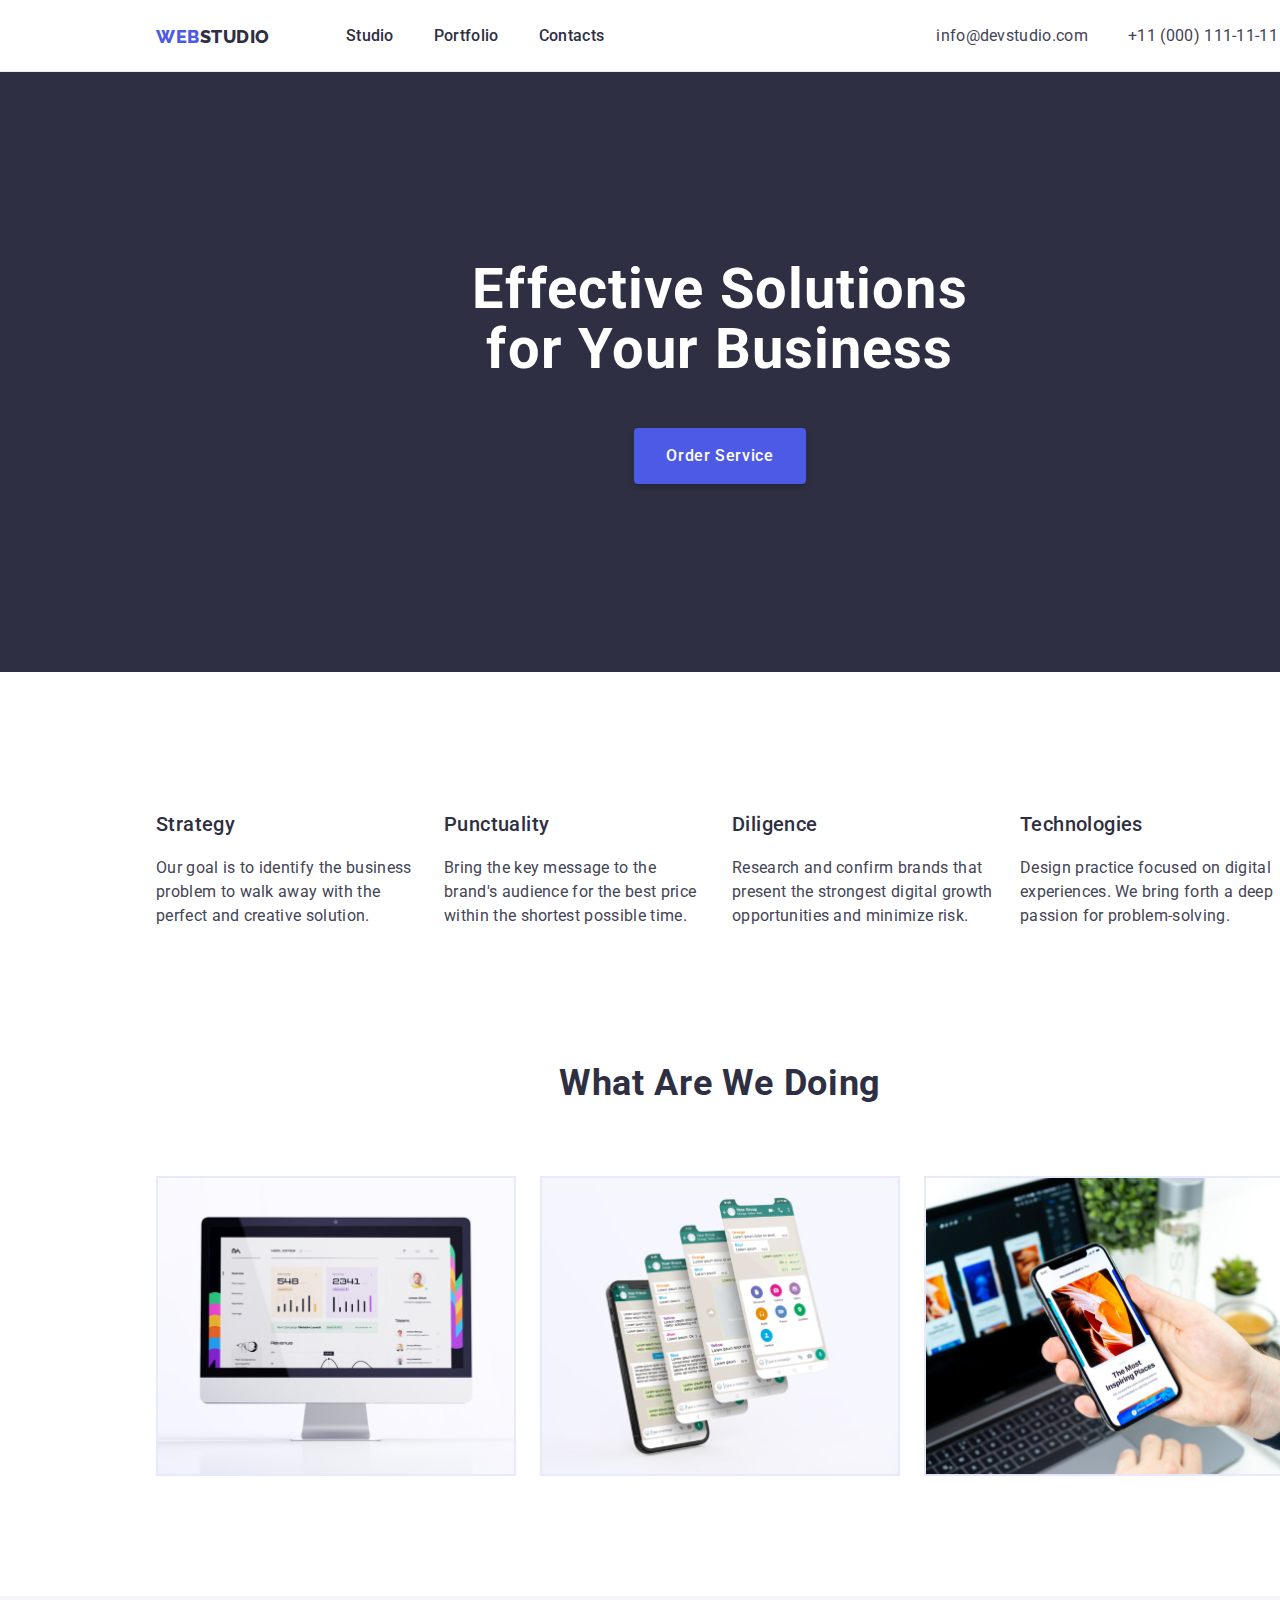
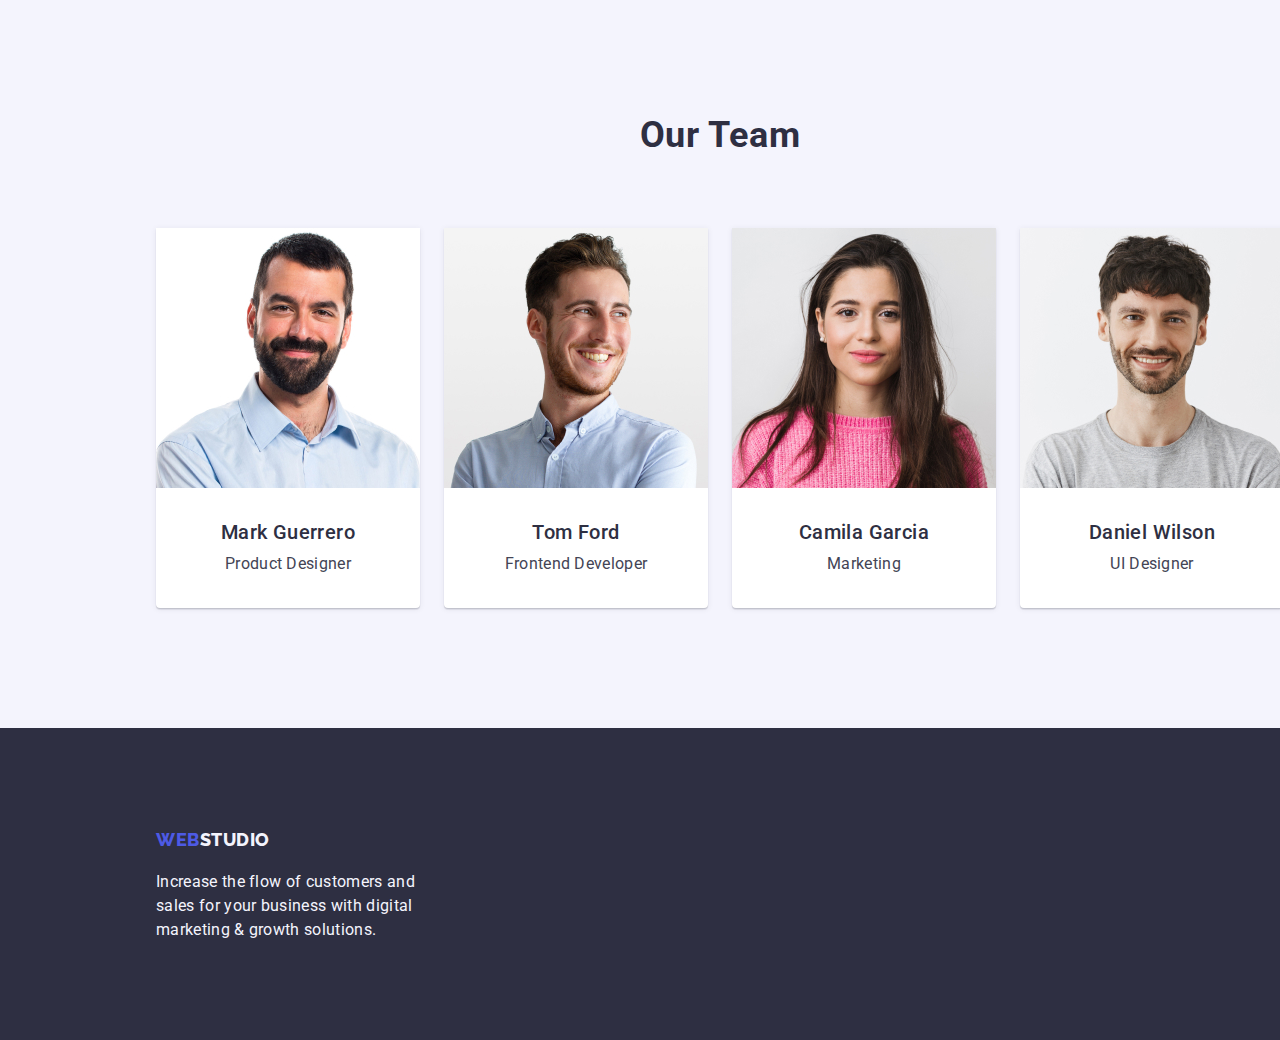
<file: index.html>
<!DOCTYPE html>
<html lang="en">
	<head>
		<meta charset="UTF-8" />
		<meta name="viewport" content="width=device-width, initial-scale=1.0" />
		<title>Studio</title>
		<link
			rel="stylesheet"
			href="https://cdnjs.cloudflare.com/ajax/libs/modern-normalize/2.0.0/modern-normalize.min.css"
		/>
		<link rel="stylesheet" href="./css/styles.css" />
		<link
			href="https://fonts.googleapis.com/css2?family=Raleway:wght@800&family=Roboto:wght@400;500;700;900&display=swap"
			rel="stylesheet"
		/>
	</head>
	<body>
		<header class="main-header">
			<div class="container header-container">
				<!-- Logo and navbar -->
				<nav class="nav-section">
					<a href="index.html" class="header-logo"
						>WEB<span class="header-studio">STUDIO</span></a
					>
					<ul class="menu-nav-list">
						<li class="menu-item">
							<a href="#" class="menu-link">Studio</a>
						</li>
						<li class="menu-item">
							<a href="portfolio.html" class="menu-link">Portfolio</a>
						</li>
						<li class="menu-item">
							<a href="#" class="menu-link">Contacts</a>
						</li>
					</ul>
				</nav>

				<!-- Contacts -->
				<address class="address-section">
					<ul class="contact-list">
						<li class="contact-item">
							<a href="mailto:info@devstudio.com" class="contact"
								>info@devstudio.com</a
							>
						</li>
						<li class="contact-item">
							<a href="tel:+11(000)111-11-11" class="contact"
								>+11 (000) 111-11-11</a
							>
						</li>
					</ul>
				</address>
			</div>
		</header>

		<main>
			<!-- Hero Section -->
			<section class="hero-section">
				<h1 class="hero-heading">
					Effective Solutions <br />for Your Business
				</h1>
				<button class="hero-button" type="button">Order Service</button>
			</section>

			<!-- Section 1 -->
			<section class="section">
				<div class="container container-block">
					<h2 hidden>Feature</h2>
					<ul class="features-list">
						<li class="feature">
							<h3 class="features-subheading">Strategy</h3>
							<p>
								Our goal is to identify the business problem to walk away with
								the perfect and creative solution.
							</p>
						</li>

						<li class="feature">
							<h3 class="features-subheading">Punctuality</h3>
							<p>
								Bring the key message to the brand's audience for the best price
								within the shortest possible time.
							</p>
						</li>

						<li class="feature">
							<h3 class="features-subheading">Diligence</h3>
							<p>
								Research and confirm brands that present the strongest digital
								growth opportunities and minimize risk.
							</p>
						</li>

						<li class="feature">
							<h3 class="features-subheading">Technologies</h3>
							<p>
								Design practice focused on digital experiences. We bring forth a
								deep passion for problem-solving.
							</p>
						</li>
					</ul>
				</div>
			</section>

			<!-- Section 2 -->
			<section class="section service-section">
				<div class="container">
					<h2 class="service-section-heading">What are we doing</h2>
					<!-- <div class="container"> -->
					<ul class="services-list">
						<li class="service-item">
							<img
								src="./images/section-2-img/img1.jpg"
								alt="a desktop monitor"
								width="360"
							/>
						</li>
						<li class="service-item">
							<img
								src="./images/section-2-img/img2.jpg"
								alt="mobile phone screen"
								width="360"
							/>
						</li>
						<li class="service-item">
							<img
								src="./images/section-2-img/img3.jpg"
								alt="man holding mobile phone"
								width="360"
							/>
						</li>
					</ul>
				</div>
			</section>

			<!-- Section 3 -->
			<section class="section team-section">
				<div class="container bg-container">
					<h2 class="team-section-heading">Our Team</h2>
					<ul class="team-card-list">
						<li class="team-card">
							<img
								src="./images/section-3-img/profilepic1.jpg"
								class="profile-picture"
								alt="profile picture of man in blue attire"
								width="264"
							/>
							<div class="card-content">
								<h3 class="team-member">Mark Guerrero</h3>
								<p class="job-title">Product Designer</p>
							</div>
						</li>
						<li class="team-card">
							<img
								src="./images/section-3-img/profilepic2.jpg"
								class="profile-picture"
								alt="profile picture of man smiling"
								width="264"
							/>
							<div class="card-content">
								<h3 class="team-member">Tom Ford</h3>
								<p class="job-title">Frontend Developer</p>
							</div>
						</li>
						<li class="team-card">
							<img
								src="./images/section-3-img/profilepic3.jpg"
								alt="female picture"
								class="profile-picture"
								width="264"
							/>
							<div class="card-content">
								<h3 class="team-member">Camila Garcia</h3>
								<p class="job-title">Marketing</p>
							</div>
						</li>
						<li class="team-card">
							<img
								src="./images/section-3-img/profilepic4.jpg"
								alt="profile picture of a man in grey shirt"
								class="profile-picture"
								width="264"
							/>
							<div class="card-content">
								<h3 class="team-member">Daniel Wilson</h3>
								<p class="job-title">UI Designer</p>
							</div>
						</li>
					</ul>
				</div>
			</section>
		</main>

		<!-- Footer -->
		<footer class="footer-section">
			<div class="footer-container">
				<a href="index.html" class="footer-logo"
					>WEB<span class="footer-studio">STUDIO</span>
				</a>
				<p class="tagline">
					Increase the flow of customers and <br />
					sales for your business with digital <br />
					marketing & growth solutions.
				</p>
			</div>
		</footer>
	</body>
</html>
</file>
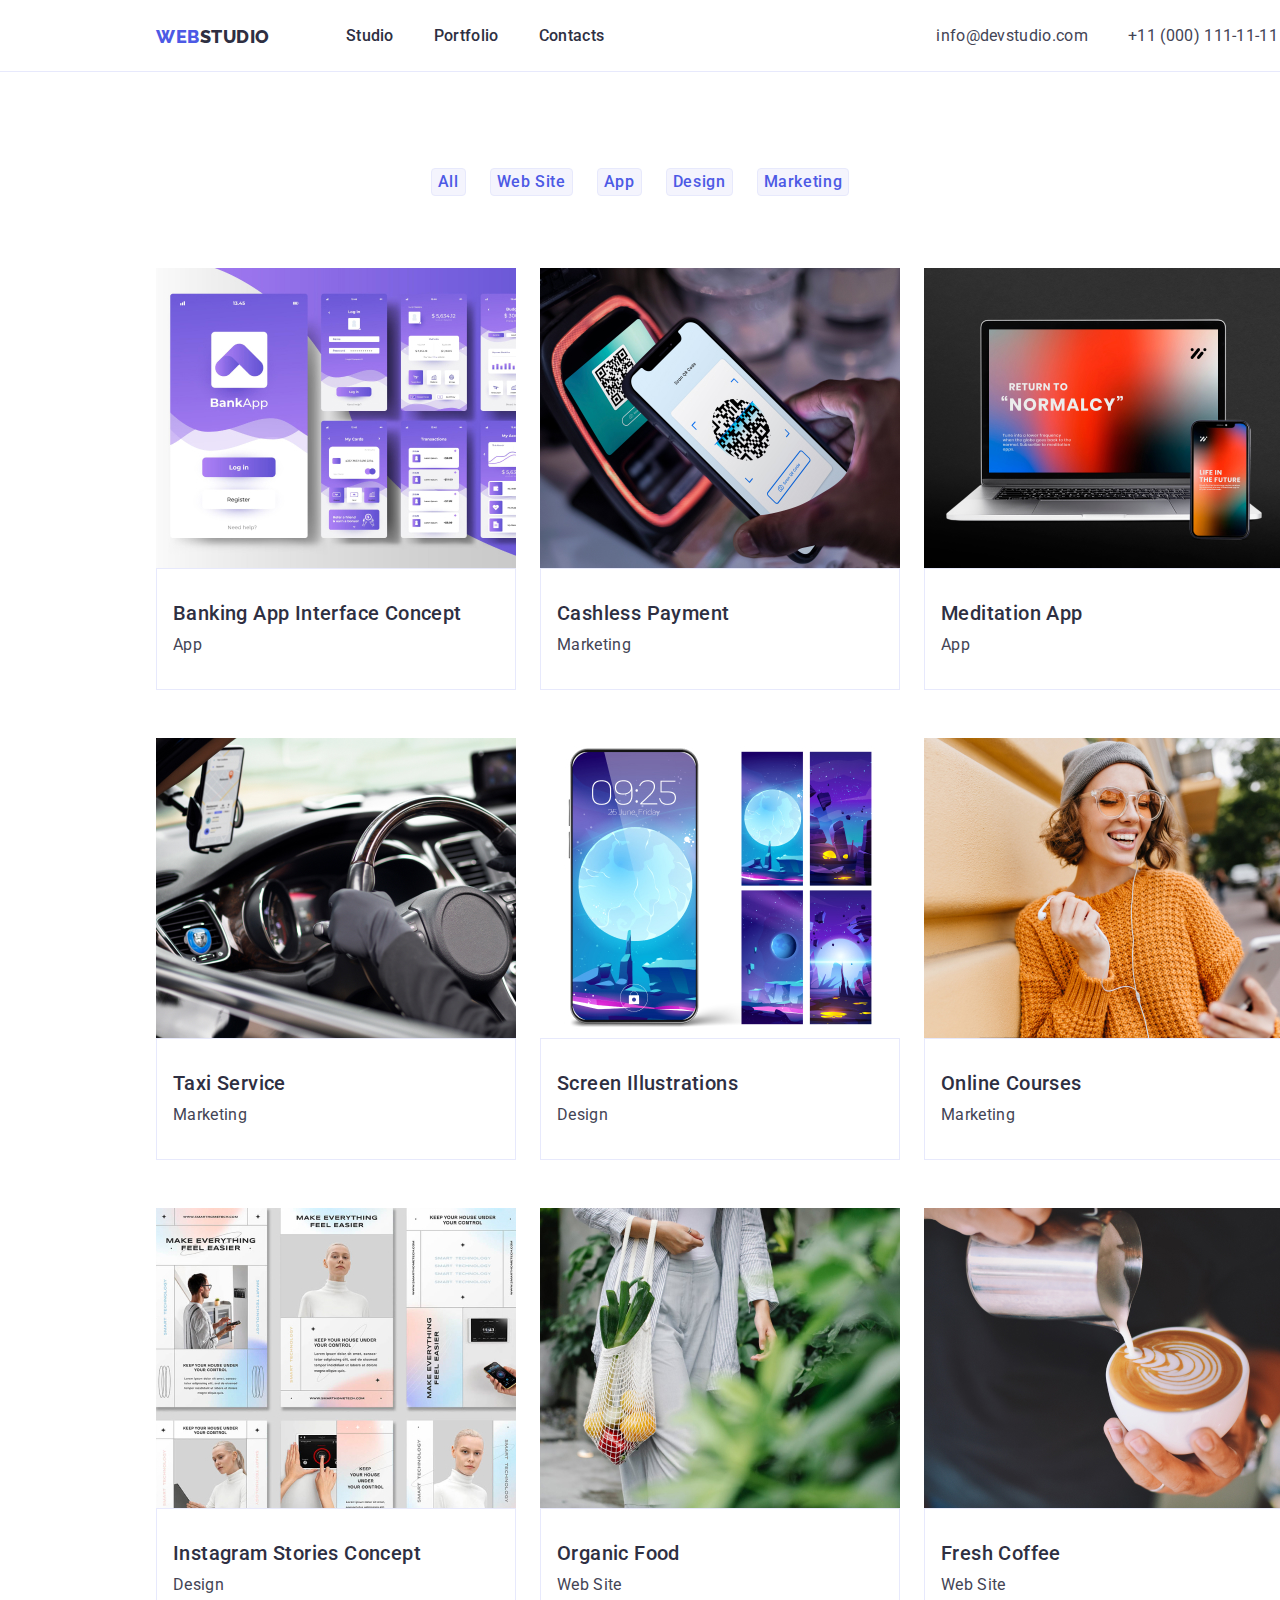
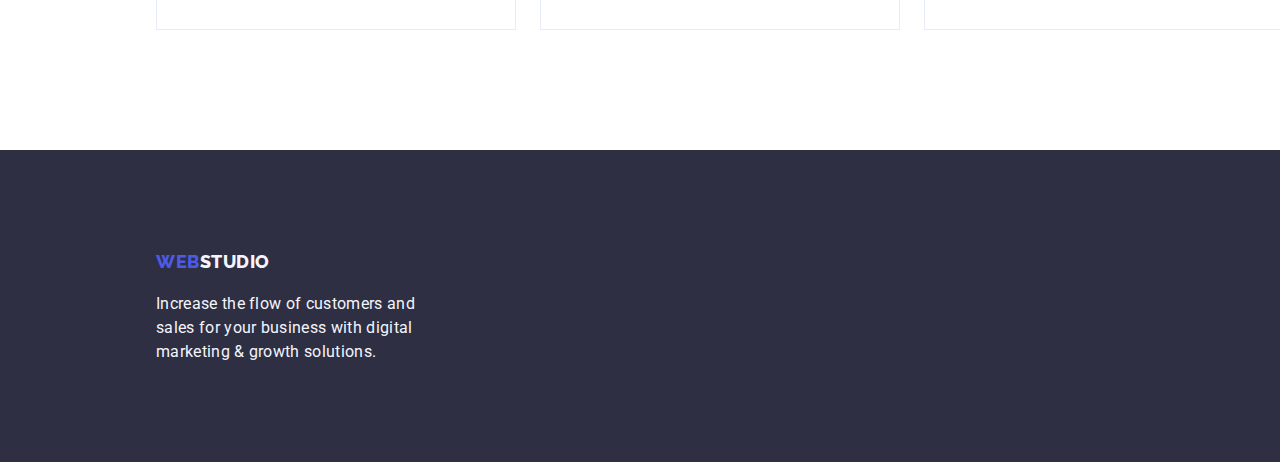
<file: portfolio.html>
<!DOCTYPE html>
<html lang="en">
	<head>
		<meta charset="UTF-8" />
		<meta name="viewport" content="width=device-width, initial-scale=1.0" />
		<title>Portfolio</title>
		<link
			rel="stylesheet"
			href="https://cdnjs.cloudflare.com/ajax/libs/modern-normalize/2.0.0/modern-normalize.min.css"
		/>
		<link rel="stylesheet" href="./css/styles.css" />
		<link
			href="https://fonts.googleapis.com/css2?family=Raleway:wght@800&family=Roboto:wght@400;500;700;900&display=swap"
			rel="stylesheet"
		/>
	</head>
	<body>
		<header class="main-header">
			<div class="container header-container">
				<!-- Logo and navbar -->
				<nav class="nav-section">
					<a href="index.html" class="header-logo"
						>WEB<span class="header-studio">STUDIO</span></a
					>
					<ul class="menu-nav-list">
						<li class="menu-item">
							<a href="index.html" class="menu-link">Studio</a>
						</li>
						<li class="menu-item">
							<a href="#" class="menu-link">Portfolio</a>
						</li>
						<li class="menu-item">
							<a href="#" class="menu-link">Contacts</a>
						</li>
					</ul>
				</nav>

				<!-- Contacts -->
				<address class="address-section">
					<ul class="contact-list">
						<li class="contact-item">
							<a href="mailto:info@devstudio.com" class="contact"
								>info@devstudio.com</a
							>
						</li>
						<li class="contact-item">
							<a href="tel:+11(000)111-11-11" class="contact"
								>+11 (000) 111-11-11</a
							>
						</li>
					</ul>
				</address>
			</div>
		</header>
		<main>
			<!-- Filter Buttons -->
			<h2></h2>
			<ul class="filter-btn-list">
				<li><button class="btn" type="button">All</button></li>
				<li><button class="btn" type="button">Web Site</button></li>
				<li><button class="btn" type="button">App</button></li>
				<li><button class="btn" type="button">Design</button></li>
				<li><button class="btn" type="button">Marketing</button></li>
			</ul>

			<!-- Row 1 -->
			<section class="portfolio-section">
				<div class="portfolio-container">
					<ul class="portfolio-list">
						<li class="portfolio-item">
							<img
								src="./images/portfolio/row1/r1-1.jpg"
								alt="banking app interface"
								width="360"
							/>
							<div class="portfolio-card-content">
								<h3 class="project">Banking App Interface Concept</h3>
								<p class="description">App</p>
							</div>
						</li>
						<li class="portfolio-item">
							<img
								src="./images/portfolio/row1/r1-2.jpg"
								alt="cashless payment using barcode"
								width="360"
							/>
							<div class="portfolio-card-content">
								<h3 class="project">Cashless Payment</h3>
								<p class="description">Marketing</p>
							</div>
						</li>
						<li class="portfolio-item">
							<img
								src="./images/portfolio/row1/r1-3.jpg"
								alt="mobile phone and laptop image"
								width="360"
							/>
							<div class="portfolio-card-content">
								<h3 class="project">Meditation App</h3>
								<p class="description">App</p>
							</div>
						</li>

						<!-- Row 2 -->

						<li class="portfolio-item">
							<img
								src="./images/portfolio/row2/r2-1.jpg"
								alt="man holding the steering wheel of a car"
								width="360"
							/>
							<div class="portfolio-card-content">
								<h3 class="project">Taxi Service</h3>
								<p class="description">Marketing</p>
							</div>
						</li>
						<li class="portfolio-item">
							<img
								src="./images/portfolio/row2/r2-2.jpg"
								alt="screen of a mobile phone"
								width="360"
							/>
							<div class="portfolio-card-content">
								<h3 class="project">Screen Illustrations</h3>
								<p class="description">Design</p>
							</div>
						</li>
						<li class="portfolio-item">
							<img
								src="./images/portfolio/row2/r2-3.jpg"
								alt="a girl using mobile phone"
								width="360"
							/>
							<div class="portfolio-card-content">
								<h3 class="project">Online Courses</h3>
								<p class="description">Marketing</p>
							</div>
						</li>

						<!-- Row 3 -->

						<li class="portfolio-item">
							<img
								src="./images/portfolio/row3/r3-1.jpg"
								alt="instagram stories concept"
								width="360"
							/>
							<div class="portfolio-card-content">
								<h3 class="project">Instagram Stories Concept</h3>
								<p class="description">Design</p>
							</div>
						</li>
						<li class="portfolio-item">
							<img
								src="./images/portfolio/row3/r3-2.jpg"
								alt="fruits and vegetables inside a net bag"
								width="360"
							/>
							<div class="portfolio-card-content">
								<h3 class="project">Organic Food</h3>
								<p class="description">Web Site</p>
							</div>
						</li>
						<li class="portfolio-item">
							<img
								src="./images/portfolio/row3/r3-3.jpg"
								alt="barista making a latte art"
								width="360"
							/>
							<div class="portfolio-card-content">
								<h3 class="project">Fresh Coffee</h3>
								<p class="description">Web Site</p>
							</div>
						</li>
					</ul>
				</div>
			</section>
		</main>

		<!-- Footer -->
		<footer class="footer-section">
			<div class="footer-container">
				<a href="index.html" class="footer-logo"
					>WEB<span class="footer-studio">STUDIO</span>
				</a>
				<p class="tagline">
					Increase the flow of customers and <br />
					sales for your business with digital <br />
					marketing & growth solutions.
				</p>
			</div>
		</footer>
	</body>
</html>
</file>
<file: css/styles.css>
*,
*::before,
*::after {
	box-sizing: border-box;
}

:root {
	--color-iris: #4d5ae5;
	--color-navyblue: #2e2f42;
	--color-slate: #434455;
	--color-white: #fff;
	--color-cornflower: #e7e9fc;
	--color-cloud: #f4f4fd;
	--color-ocean: #404bbf;
}

body {
	font-family: "Roboto", sans-serif;
	color: var(--color-slate);
	background: var(--color-white);
	font-weight: 400;
	font-style: normal;
	font-size: 16px;
	line-height: 1.5; /* 150% */
	letter-spacing: 0.32px;
}

.main-header {
	display: block;
	width: 1440px;
	height: 72px;
	padding: 0px 0px;
	margin-left: auto;
	margin-right: auto;
	border-bottom: 1px solid var(--color-cornflower);
}

.header-logo {
	color: var(--color-iris);
	font-family: Raleway;
	font-size: 18px;
	font-weight: 800;
	line-height: 1.17; /* 116.667% */
	letter-spacing: 0.54px;
	text-transform: uppercase;
	text-decoration: none;
	padding-top: 25.5px;
	padding-bottom: 25.5px;
	padding-right: 76px;
}

.header-studio {
	color: var(--color-navyblue);
}

.menu-link:hover,
.contact:hover {
	color: var(--color-ocean);
}

.menu-item {
	display: inline-flex;
}

.hero-button:hover {
	cursor: pointer;
	color: var(--color-white);
	background-color: var(--color-ocean);
}

.hero-button:focus {
	color: var(--color-white);
	background-color: var(--color-ocean);
}

.menu-link:focus,
.contact:focus {
	color: var(--color-ocean);
}

.menu-link {
	color: var(--color-navyblue);
	text-decoration: none;
	font-weight: 500;
}

.contact {
	font-style: normal;
	color: var(--color-slate);
	text-decoration: none;
	justify-content: flex-end;
}

.hero-section {
	background-color: var(--color-navyblue);
}
.hero-heading {
	color: var(--color-white);
	text-align: center;
	font-size: 56px;
	font-weight: 700;
	line-height: 1.07; /* 107.143% */
	letter-spacing: 1.12px;
	margin: 0px;
	padding-bottom: 48px;
}

.hero-button {
	display: inline-flex;
	padding: 16px 32px;
	align-items: flex-start;
	gap: 10px;
	color: var(--color-white);
	font-size: 16px;
	font-weight: 500;
	line-height: 1.5; /* 150% */
	letter-spacing: 0.64px;
	border-radius: 4px;
	background: var(--color-iris);
	box-shadow: 0px 4px 4px 0px rgba(0, 0, 0, 0.15);
	border: 0px;
}

.menu-nav-list,
.contact-list,
.features-list,
.services-list,
.team-card-list,
.filter-btn-list,
.portfolio-list {
	list-style: none;
}

.features-subheading {
	color: var(--color-navyblue);
	font-size: 20px;
	font-weight: 500;
	line-height: 1.2; /* 120% */
	letter-spacing: 0.4px;
}

.service-section-heading {
	color: var(--color-navyblue);
	text-align: center;
	font-size: 36px;
	font-weight: 700;
	line-height: 1.11; /* 111.111% */
	letter-spacing: 0.72px;
	text-transform: capitalize;
	margin: 0px;
	padding-bottom: 72px;
}

.team-section-heading {
	color: var(--color-navyblue);
	text-align: center;
	font-size: 36px;
	font-weight: 700;
	line-height: 1.11; /* 111.111% */
	letter-spacing: 0.72px;
	text-transform: capitalize;
	padding-top: 120px;
	padding-bottom: 72px;
	margin: 0px;
}

.team-member {
	color: var(--color-navyblue);
	text-align: center;
	font-size: 20px;
	font-weight: 500;
	line-height: 1.2; /* 120% */
	letter-spacing: 0.4px;
	margin: 0px;
	gap: 8px;
}

.job-title {
	text-align: center;
	margin: 0px;
	gap: 8px;
}

.btn {
	color: var(--color-iris);
	text-align: center;
	font-size: 16px;
	font-weight: 500;
	line-height: 1.5;
	letter-spacing: 0.64px;
	border-radius: 4px;
	border: 1px solid var(--color-cornflower);
	background: var(--color-cloud);
}

.btn:hover {
	background-color: var(--color-ocean);
	color: var(--color-white);
	cursor: pointer;
}

.btn:focus {
	background-color: var(--color-ocean);
	color: var(--color-white);
}

.project {
	color: var(--color-navyblue);
	font-size: 20px;
	font-weight: 500;
	line-height: 1.2; /* 120% */
	letter-spacing: 0.4px;
	margin: 0px;
}

.description {
	margin: 0px;
}

.footer-studio {
	color: var(--color-cloud);
}

.tagline {
	color: var(--color-cloud);
	margin-top: 17.5px;
	margin-bottom: 0px;
}

.footer-section {
	display: flex;
	justify-content: center;
	align-items: center;
	width: 1440px;
	height: 312px;
	background: var(--color-navyblue);
	margin-left: auto;
	margin-right: auto;
}

.footer-logo {
	color: var(--color-iris);
	font-family: Raleway;
	font-size: 18px;
	font-weight: 800;
	line-height: 1.17; /* 116.667% */
	letter-spacing: 0.54px;
	text-transform: uppercase;
	text-decoration: none;
}

.footer-container {
	width: 264px;
	height: 112px;
	margin: 101.5px 1020px 100px 156px;
}

.container {
	text-align: center;
	width: 1158px;
	padding-left: 15px;
	padding-right: 15px;
	margin-left: auto;
	margin-right: auto;
}

.menu-nav-list {
	display: inline-flex;
	align-items: flex-start;
	gap: 40px;
	padding: 24px 0px;
	margin: 0px;
}

.contact-list {
	display: inline-flex;
	padding-left: 0px;
	margin-top: 0px;
	margin-bottom: 0px;
	gap: 40px;
}

.contact-item {
	padding: 24px 0px;
}

.nav-section {
	display: flex;
	justify-content: center;
	align-items: center;
}

.address-section {
	justify-content: center;
	align-items: center;
	margin-left: 332px;
}

.hero-section {
	display: flex;
	justify-content: center;
	align-items: center;
	flex-direction: column;
	width: 1440px;
	height: 600px;
	background-color: var(--color-navyblue);
	margin-left: auto;
	margin-right: auto;
	padding: 188px 472px;
}

.feature {
	display: inline-block;
	width: 264px;
	text-align: left;
}

.features-list {
	display: flex;
	/* width: 1158px; */
	margin: 0px;
	padding: 0px;
	gap: 24px;
}

.section {
	width: 1440px;
	margin-top: 120px;
	margin-bottom: 120px;
	margin-left: auto;
	margin-right: auto;
}

.service-item {
	display: inline-flex;
	width: 360px;
	height: 300px;
	border: 1px solid var(--color-cornflower);
}

.services-list {
	display: flex;
	padding-left: 0px;
	margin: 0px;
	gap: 24px;
}

.team-card {
	display: flex;
	flex-direction: column;
	border-radius: 0px 0px 4px 4px;
	background: var(--color-white);
	box-shadow: 0px 2px 1px 0px rgba(46, 47, 66, 0.08),
		0px 1px 1px 0px rgba(46, 47, 66, 0.16),
		0px 1px 6px 0px rgba(46, 47, 66, 0.08);
}

.team-card-list {
	display: flex;
	padding-left: 0px;
	margin: 0px;
	gap: 24px;
}

.header-container {
	display: flex;
	width: 1158px;
}
.team-member {
	padding-top: 32px;
	padding-bottom: 8px;
	margin: auto;
}
.job-title {
	padding-bottom: 32px;
}

.section:last-child {
	width: 1440px;
	background: var(--color-cloud);
	margin-bottom: 0px;
}
.bg-container {
	height: 732px;
}

/* portfolio.html */

.filter-btn-list {
	display: flex;
	justify-content: center;
	gap: 24px;
	margin-top: 96px;
	margin-bottom: 72px;
	padding: 0px;
}

.portfolio-list {
	display: flex;
	flex-wrap: wrap;
	row-gap: 48px;
	column-gap: 24px;
	/* gap: 24px; */
	align-items: flex-start;
	padding-left: 0px;
	margin-top: 0px;
	margin-bottom: 0px;
}

.portfolio-item {
	display: inline-flex;
	width: 360px;
	padding-bottom: 0px;
	flex-direction: column;
	align-items: flex-start;
	/* row-gap: 24px;
	column-gap: 48px; */
}

.portfolio-section {
	width: 1440px;
	margin-top: 72px;
	margin-bottom: 120px;
	margin-left: auto;
	margin-right: auto;
}

.portfolio-container {
	text-align: center;
	flex-shrink: 0;
	width: 1158px;
	padding-left: 15px;
	padding-right: 15px;
	margin-left: auto;
	margin-right: auto;
}

.portfolio-card-content {
	display: flex;
	padding: 32px 16px;
	flex-direction: column;
	justify-content: center;
	align-items: flex-start;
	gap: 8px;
	align-self: stretch;
	border: 1px solid var(--color-cornflower);
	background: var(--color-white);
}
</file>
